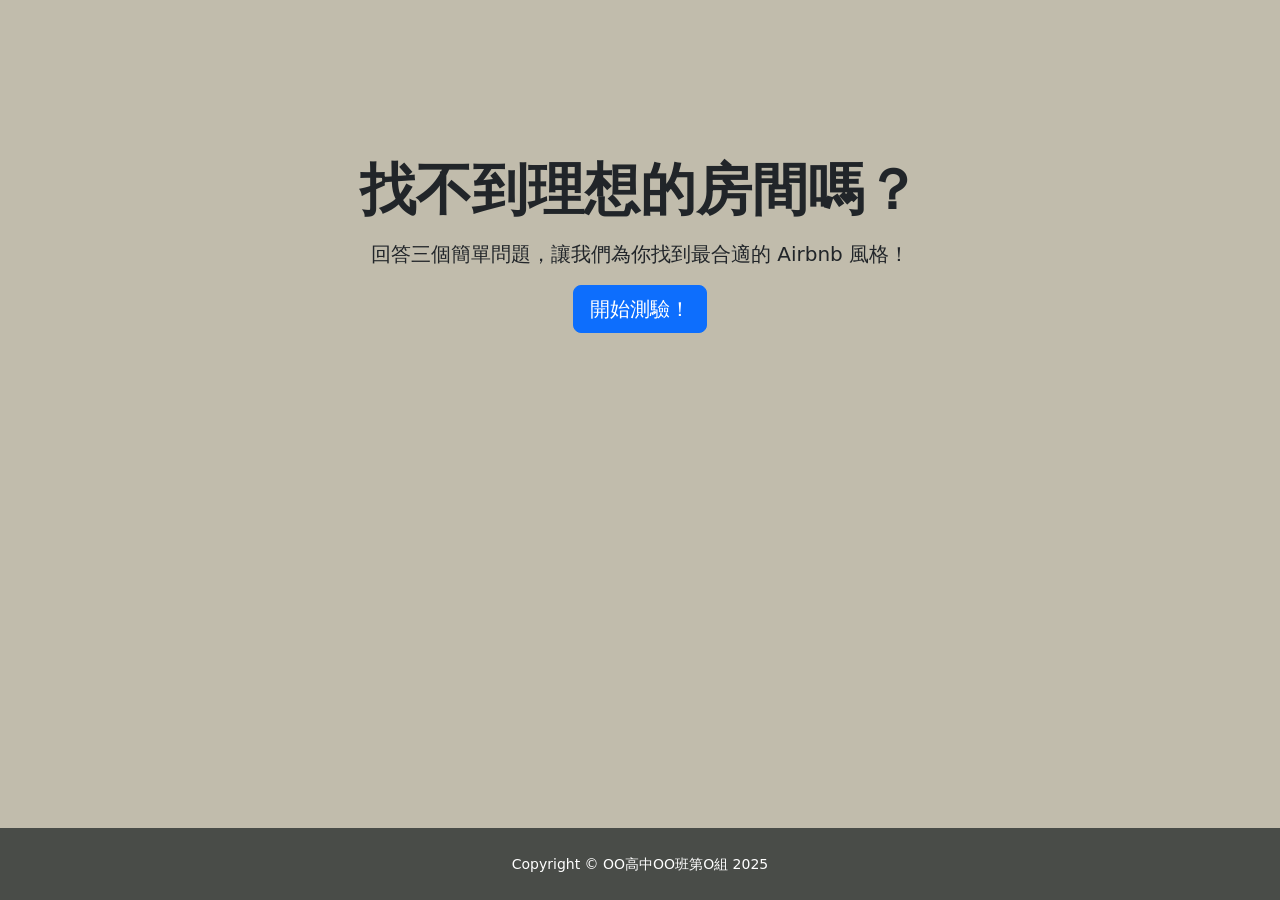
<file: clustering.html>
<!DOCTYPE html>
<html lang="zh-Hant">
<head>
    <meta charset="UTF-8">
    <meta name="viewport" content="width=device-width, initial-scale=1.0">
    <title>Airbnb 房源風格推薦</title>
    
    <!-- Bootstrap 5 CSS -->
    <link href="https://cdn.jsdelivr.net/npm/bootstrap@5.3.3/dist/css/bootstrap.min.css" rel="stylesheet">
    
    <!-- Google Fonts -->
    <link href="https://fonts.googleapis.com/css2?family=Noto+Sans+TC:wght@400;500;700&display=swap" rel="stylesheet">
    
    <!-- Custom CSS -->
    <style>
        /* --- General Styling --- */
        html, body {
            height: 100%;
            margin: 0;
        }

        body {
            padding-top: 56px; /* 為了頂部固定的導航欄預留空間 */
            background-color: #C1BCAC; /* ⭐️請更改整個網頁的背景顏色⭐️ */
            display: flex;
            flex-direction: column;
            min-height: 100vh; /* 讓頁面最少等於視窗高度 */
        }

        main {
            flex: 1; /* 主內容撐開中間空間 */
        }

        /* --- 頁尾樣式 --- */
        .footer-custom {
            background-color: #494c48;
            color: #ffffff;
            text-align: center;
            padding: 1rem 0;
            margin-top: auto; /* ✨關鍵：讓 footer 自動貼到底部 */
        }
        
        .hero-section {
            background:  no-repeat center center;
            background-size: cover;
            padding: 100px 0;
            transition: all 0.5s ease;
        }

        #quiz-section, #result-section {
            animation: fadeIn 0.8s ease-in-out;
        }

        .quiz-question {
            background-color: #fff;
            padding: 20px;
            border-radius: 8px;
            box-shadow: 0 2px 10px rgba(0,0,0,0.05);
        }

        .quiz-question .form-check {
            padding: 10px;
            margin-left: 10px;
        }

        .quiz-question .form-check-label {
            font-size: 1.1rem;
        }

        /* --- Result Card Styles --- */
        .result-card {
            border-width: 2px;
            border-radius: 15px;
            transition: transform 0.3s ease, box-shadow 0.3s ease;
        }

        .result-card:hover {
            transform: translateY(-5px);
            box-shadow: 0 10px 20px rgba(0, 0, 0, 0.1);
        }

        .result-card-header {
            font-size: 1.5rem;
            font-weight: 700;
            color: #fff;
            padding: 15px 20px;
            border-top-left-radius: 13px;
            border-top-right-radius: 13px;
        }

        .badge-custom {
            font-size: 0.9rem;
            padding: 0.5em 0.8em;
        }

        /* Cluster-specific colors */
        .border-cluster-0 { border-color: #bfff00 !important; }
        .header-cluster-0 { background-color: #bfff00; color: #333 !important; }

        .border-cluster-1 { border-color: #00ffff !important; }
        .header-cluster-1 { background-color: #00ffff; color: #333 !important; }

        .border-cluster-2 { border-color: #8A2BE2 !important; }
        .header-cluster-2 { background-color: #8A2BE2; }

        @keyframes fadeIn {
            from { opacity: 0; transform: translateY(20px); }
            to { opacity: 1; transform: translateY(0); }
        }
    </style>
</head>
<body>

    <!-- Header -->
    <header class="hero-section  text-center">
        <div class="container">
            <h1 class="display-4 fw-bold">找不到理想的房間嗎？</h1>
            <p class="lead my-3">回答三個簡單問題，讓我們為你找到最合適的 Airbnb 風格！</p>
            <button id="start-quiz-btn" class="btn btn-primary btn-lg">開始測驗！</button>
        </div>
    </header>

    <!-- Main Content -->
    <main class="container my-5">

        <!-- Quiz Section (Initially Hidden) -->
        <section id="quiz-section" class="d-none">
            <h2 class="text-center mb-5">告訴我們你的旅行偏好</h2>
            <form id="quiz-form" class="col-lg-8 mx-auto">
                <!-- Question 1 -->
                <div class="quiz-question mb-4">
                    <p class="lead fw-bold">1. 這次旅行，你最看重的是什麼？</p>
                    <div class="form-check">
                        <input class="form-check-input" type="radio" name="q1" id="q1a" value="value" required>
                        <label class="form-check-label" for="q1a">高 CP 值和真實的住客好評</label>
                    </div>
                    <div class="form-check">
                        <input class="form-check-input" type="radio" name="q1" id="q1b" value="luxury">
                        <label class="form-check-label" for="q1b">寬敞的空間和高品質的設施</label>
                    </div>
                    <div class="form-check">
                        <input class="form-check-input" type="radio" name="q1" id="q1c" value="budget">
                        <label class="form-check-label" for="q1c">用最少的預算解決住宿問題</label>
                    </div>
                </div>

                <!-- Question 2 -->
                <div class="quiz-question mb-4">
                    <p class="lead fw-bold">2. 你和誰一起旅行？</p>
                    <div class="form-check">
                        <input class="form-check-input" type="radio" name="q2" id="q2a" value="solo_couple" required>
                        <label class="form-check-label" for="q2a">自己或和另一半 (1-2人)</label>
                    </div>
                    <div class="form-check">
                        <input class="form-check-input" type="radio" name="q2" id="q2b" value="family_group">
                        <label class="form-check-label" for="q2b">家人或一群朋友 (3人以上)</label>
                    </div>
                </div>

                <!-- Question 3 -->
                <div class="quiz-question mb-4">
                    <p class="lead fw-bold">3. 你偏好哪種房東風格？</p>
                    <div class="form-check">
                        <input class="form-check-input" type="radio" name="q3" id="q3a" value="personal" required>
                        <label class="form-check-label" for="q3a">熱情好客、能提供在地建議的個人房東</label>
                    </div>
                    <div class="form-check">
                        <input class="form-check-input" type="radio" name="q3" id="q3b" value="professional">
                        <label class="form-check-label" for="q3b">專業管理、入住流程標準化的房東</label>
                    </div>
                     <div class="form-check">
                        <input class="form-check-input" type="radio" name="q3" id="q3c" value="either">
                        <label class="form-check-label" for="q3c">都可以，我不太與房東互動</label>
                    </div>
                </div>
                
                <div class="text-center mt-5">
                    <button type="submit" class="btn btn-success btn-lg">查看我的專屬推薦</button>
                </div>
            </form>
        </section>

        <!-- Result Section (Initially Hidden) -->
        <section id="result-section" class="d-none">
            <div id="result-display" class="mb-5">
                <!-- Recommended profile will be injected here by JS -->
            </div>

            <!-- NEW: Retest Button -->
            <div class="text-center mb-5">
                <button id="retest-btn" class="btn btn-outline-primary btn-lg">重新測驗一次</button>
            </div>

            <h3 class="text-center mt-5 mb-4 border-top pt-5">其他房源風格參考</h3>
            <div id="other-options-display" class="row">
                <!-- Other profiles will be injected here by JS -->
            </div>
        </section>

    </main>

    <!-- 頁尾 -->
    <footer class="py-4 footer-custom">
        <div class="container text-center">
            <!-- ⭐️ 請改成你們的班級和組別 ⭐️ -->
            <small>Copyright © OO高中OO班第O組 2025</small>
        </div>
    </footer>

    <!-- Bootstrap 5 JS Bundle -->
    <script src="https://cdn.jsdelivr.net/npm/bootstrap@5.3.3/dist/js/bootstrap.bundle.min.js"></script>
    
    <!-- Custom JavaScript -->
    <script>
        document.addEventListener('DOMContentLoaded', () => {

            // --- DOM Elements ---
            const startBtn = document.getElementById('start-quiz-btn');
            const heroSection = document.querySelector('.hero-section');
            const quizSection = document.getElementById('quiz-section');
            const resultSection = document.getElementById('result-section');
            const quizForm = document.getElementById('quiz-form');
            const resultDisplay = document.getElementById('result-display');
            const otherOptionsDisplay = document.getElementById('other-options-display');
            const retestBtn = document.getElementById('retest-btn'); // NEW: Get the retest button

            // --- Cluster Data ---
            const clusterData = {
                cluster0: {
                    title: '高 CP 值人氣王',
                    tag: '高CP值人氣房源',
                    borderColor: 'border-cluster-0',
                    headerColor: 'header-cluster-0',
                    description: '你追求的是物超所值的體驗！這類房源價格合理，由用心經營的個人房東提供，因此擁有大量住客好評。非常適合希望深入體驗當地文化、同時兼顧預算和品質的你。',
                    features: ['超高評價', '價格親民', '個人房東', '適合1-2人']
                },
                cluster1: {
                    title: '豪華大空間房源',
                    tag: '豪華/家庭式房源',
                    borderColor: 'border-cluster-1',
                    headerColor: 'header-cluster-1',
                    description: '你和你的旅伴值得最好的！這類房源提供最寬敞的空間和最優質的設施，是家庭旅遊或團體出行的首選。雖然價格最高，但能給你帶來無與倫比的舒適與奢華體驗。',
                    features: ['空間最大', '設施頂級', '適合家庭/團體', '價格較高']
                },
                cluster2: {
                    title: '專業經濟型房源',
                    tag: '專業經濟型房源',
                    borderColor: 'border-cluster-2',
                    headerColor: 'header-cluster-2',
                    description: '對你來說，住宿是旅程的一部分，但不是全部。這類房源由專業團隊管理，提供標準化、乾淨且價格極具競爭力的住宿。雖然互動較少，但能讓你把預算花在更重要的地方。',
                    features: ['價格最低', '專業管理', '入住便捷', '適合預算有限者']
                }
            };

            // --- Event Listeners ---
            startBtn.addEventListener('click', () => {
                heroSection.classList.add('d-none');
                quizSection.classList.remove('d-none');
            });

            quizForm.addEventListener('submit', (e) => {
                e.preventDefault();
                const scores = calculateScores();
                const bestMatch = determineBestMatch(scores);
                displayResults(bestMatch);
                quizSection.classList.add('d-none');
                resultSection.classList.remove('d-none');
                window.scrollTo(0, 0); // Scroll to top to see result
            });

            // NEW: Retest button event listener
            retestBtn.addEventListener('click', () => {
                resetQuiz();
            });

            // --- Functions ---
            
            // NEW: Function to reset the quiz state
            function resetQuiz() {
                // Hide results section and show quiz section
                resultSection.classList.add('d-none');
                quizSection.classList.remove('d-none');

                // Reset the form fields to clear previous selections
                quizForm.reset();

                // Scroll to the top of the quiz for a better user experience
                quizSection.scrollIntoView({ behavior: 'smooth' });
            }

            function calculateScores() {
                const scores = { cluster0: 0, cluster1: 0, cluster2: 0 };
                const formData = new FormData(quizForm);

                // Q1 Logic: Priority
                const q1 = formData.get('q1');
                if (q1 === 'value') scores.cluster0 += 2;
                if (q1 === 'luxury') scores.cluster1 += 2;
                if (q1 === 'budget') scores.cluster2 += 2;

                // Q2 Logic: Group Size
                const q2 = formData.get('q2');
                if (q2 === 'solo_couple') {
                    scores.cluster0 += 1;
                    scores.cluster2 += 1;
                }
                if (q2 === 'family_group') scores.cluster1 += 2;

                // Q3 Logic: Host Style
                const q3 = formData.get('q3');
                if (q3 === 'personal') scores.cluster0 += 2;
                if (q3 === 'professional') scores.cluster2 += 2;
                if (q3 === 'either') {
                    scores.cluster1 += 1;
                    scores.cluster2 += 1;
                }
                
                return scores;
            }

            function determineBestMatch(scores) {
                return Object.keys(scores).reduce((a, b) => scores[a] > scores[b] ? a : b);
            }

            function displayResults(bestMatch) {
                // Clear previous results
                resultDisplay.innerHTML = '';
                otherOptionsDisplay.innerHTML = '';

                // Display best match
                resultDisplay.innerHTML = createCardHTML(clusterData[bestMatch], true);
                
                // Display other options
                for (const clusterKey in clusterData) {
                    if (clusterKey !== bestMatch) {
                        const cardHTML = createCardHTML(clusterData[clusterKey], false);
                        const col = document.createElement('div');
                        col.className = 'col-md-6 mb-4';
                        col.innerHTML = cardHTML;
                        otherOptionsDisplay.appendChild(col);
                    }
                }
            }

            function createCardHTML(data, isBestMatch) {
                const featuresHTML = data.features.map(feature => 
                    `<span class="badge rounded-pill bg-light text-dark me-2 mb-2 p-2">${feature}</span>`
                ).join('');
                
                const mainCardClass = isBestMatch ? 'col-lg-10 mx-auto' : '';

                return `
                    <div class="${mainCardClass}">
                        <div class="card h-100 shadow-sm result-card ${data.borderColor}">
                            <div class="card-header ${data.headerColor} text-center result-card-header">
                                ${data.title}
                            </div>
                            <div class="card-body p-4">
                                <h5 class="card-title text-muted mb-3">${data.tag}</h5>
                                <p class="card-text">${data.description}</p>
                                <hr>
                                <h6 class="fw-bold">主要特色：</h6>
                                <div>${featuresHTML}</div>
                            </div>
                        </div>
                    </div>
                `;
            }
        });
    </script>

</body>
</html>
</file>
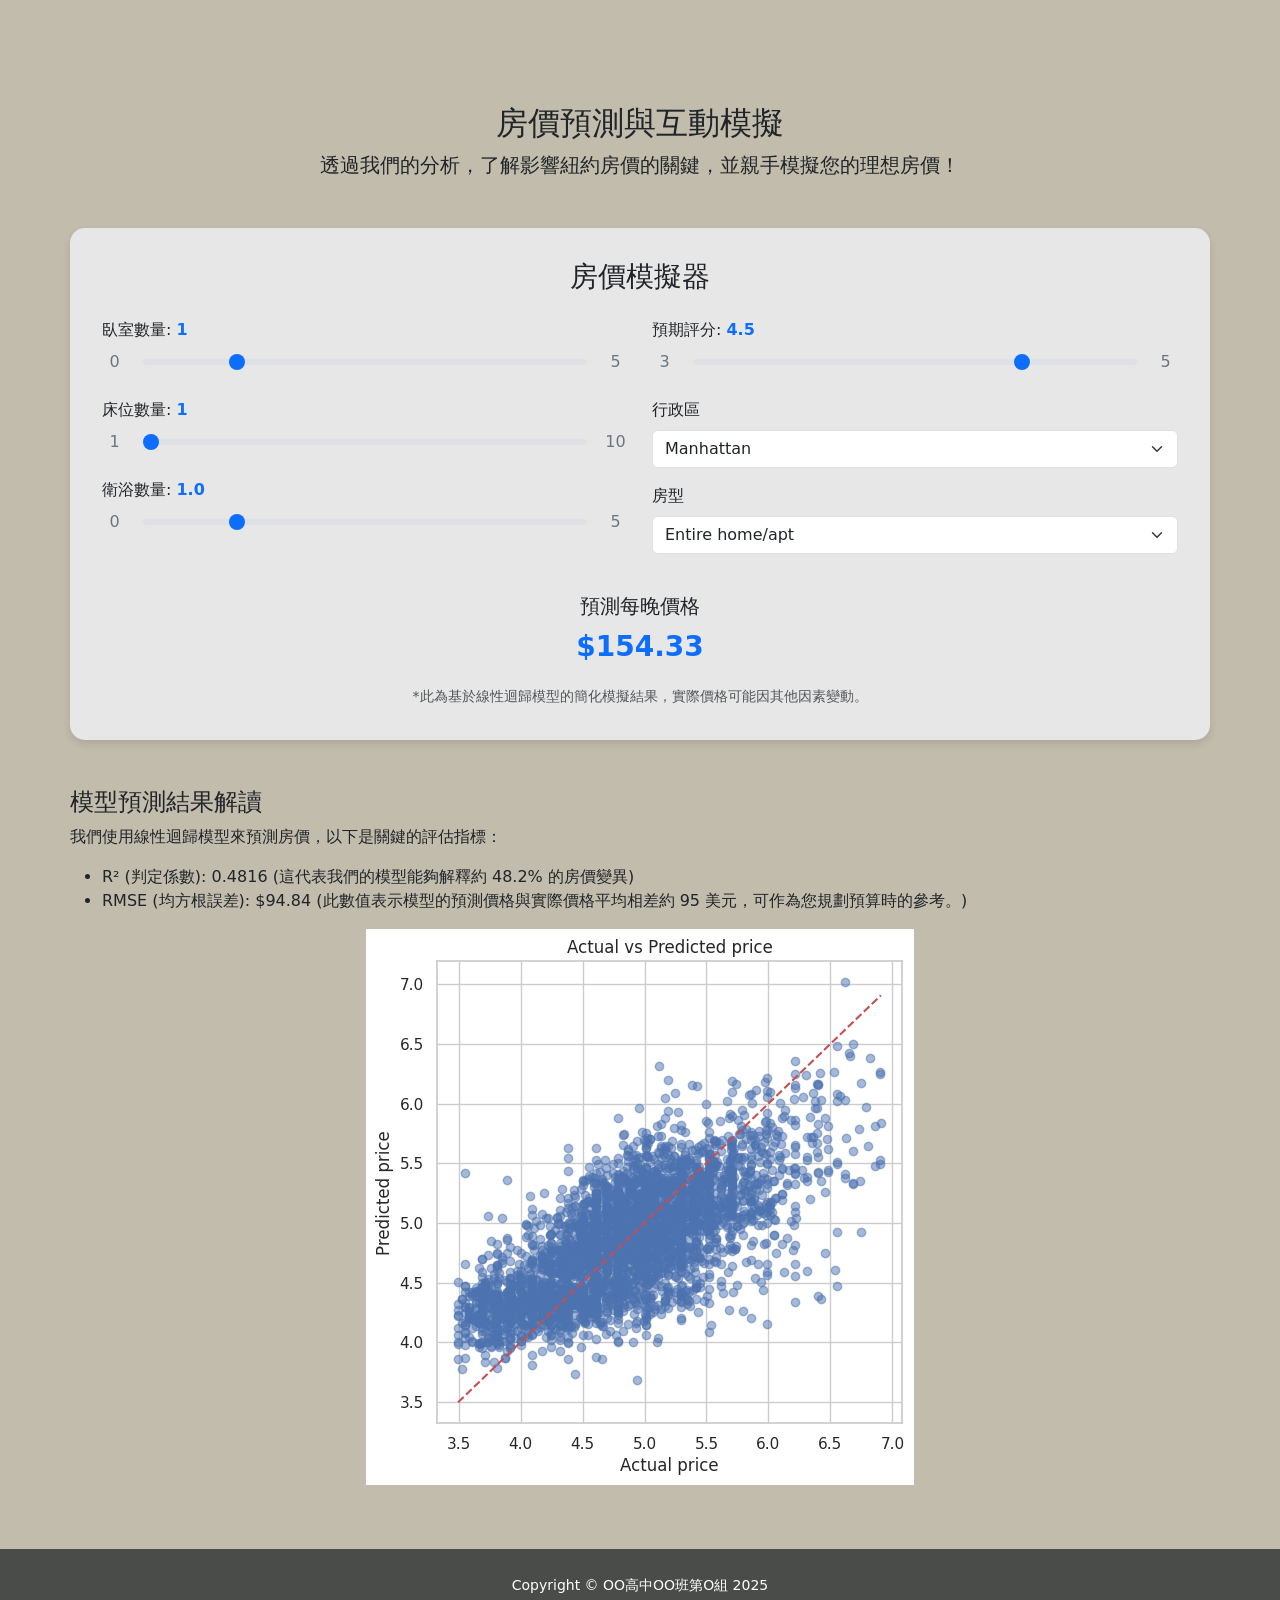
<file: prediction.html>
<!DOCTYPE html>
<html lang="zh-TW">
<head>
    <meta charset="UTF-8">
    <meta name="viewport" content="width=device-width, initial-scale=1.0">
    <title>房價預測分析 - 紐約 Airbnb</title>
    <!-- 引入 Bootstrap 5 的 CSS 樣式表，用於美化網頁介面 -->
    <link href="css/bootstrap.min.css" rel="stylesheet">
    <link href="style.css" rel="stylesheet">
    <style>
        body {
            padding-top: 56px; /* 為了頂部固定的導航欄預留空間 */
            background-color: #C1BCAC; /* ⭐️請更改整個網頁的背景顏色⭐️ */
        }
    </style>
</head>
<body>
    <!-- 主要內容區塊 -->
    <div class="container content-section pt-5">
        <div class="text-center mb-5">
            <h2>房價預測與互動模擬</h2>
            <p class="lead">透過我們的分析，了解影響紐約房價的關鍵，並親手模擬您的理想房價！</p>
        </div>

        <!-- 互動模擬器區塊 -->
        <div class="simulator mb-5">
            <h3 class="text-center mb-4">房價模擬器</h3>
            <div class="row">
                <!-- 左半邊的控制項 -->
                <div class="col-md-6">
                    <!-- 臥室數量滑桿 -->
                    <!-- mb-4：Bootstrap 間距工具，代表下方留白 1.5rem (24px 左右) -->
                    <div class="mb-4">
                        <!-- 1. label：滑桿的標籤文字。 
                             2. for="bedrooms"：對應到下面滑桿的 id，<label> 和 id 會形成一個「配對關係」，這樣使用者點擊「臥室數量」這個文字的時候，瀏覽器就會自動把焦點移到對應的滑桿上。 
                             3. class="form-label"：Bootstrap 的表單標籤樣式。-->
                        <!-- 1. span：內嵌文字。 2. id="bedrooms-value"：讓 JS 可以找到這個數字並更新。 3. text-primary：藍色文字。  4. fw-bold：粗體字。 -->
                        <label for="bedrooms" class="form-label">臥室數量: <span id="bedrooms-value" class="text-primary fw-bold">1</span></label>
                        <!--包住滑桿和左右數字的容器，方便排版-->
                        <div class="slider-container">
                            <!--左邊的數字標籤，表示範圍的最小值與-->
                            <span class="range-label">0</span>
                            <!-- 
                                1. type="range"：滑桿 
                                2. class="form-range"：套用 Bootstrap 的滑桿樣式 
                                3. id="bedrooms"：唯一名稱，給 <label> 和 JS 使用 
                                4. min="0"：設定最小值 
                                5. max="5"：設定最大值 
                                6. value="1"：初始數字 
                                7. oninput="updateValues()"：表示每次滑動這個滑桿，都會呼叫javascript中的 updateValues 函數來更新預測價格 
                            -->
                            <input type="range" class="form-range" id="bedrooms" min="0" max="5" value="1" oninput="updateValues()">
                            <!--右邊的數字標籤，表示範圍的最大值-->
                            <span class="range-label">5</span>
                        </div>
                    </div>
                    <!-- 床位數量滑桿 -->
                    <div class="mb-4">
                        <label for="beds" class="form-label">床位數量: <span id="beds-value" class="text-primary fw-bold">1</span></label>
                        <div class="slider-container">
                            <span class="range-label">1</span>
                            <input type="range" class="form-range" id="beds" min="1" max="10" value="1" oninput="updateValues()">
                            <span class="range-label">10</span>
                        </div>
                    </div>
                     <!-- 衛浴數量滑桿 -->
                    <div class="mb-4">
                        <label for="baths" class="form-label">衛浴數量: <span id="baths-value" class="text-primary fw-bold">1.0</span></label>
                        <div class="slider-container">
                             <span class="range-label">0</span>
                            <input type="range" class="form-range" id="baths" min="0" max="5"  value="1" oninput="updateValues()">
                             <span class="range-label">5</span>
                        </div>
                    </div>
                </div>
                
                <!-- 右半邊的控制項 -->
                <div class="col-md-6">
                    <!-- 預期評分滑桿 -->
                     <div class="mb-4">
                        <label for="rating" class="form-label">預期評分: <span id="rating-value" class="text-primary fw-bold">4.5</span></label>
                         <div class="slider-container">
                            <span class="range-label">3</span>
                            <input type="range" class="form-range" id="rating" min="3" max="5" step="0.1" value="4.5" oninput="updateValues()">
                            <span class="range-label">5</span>
                        </div>
                    </div>
                    <!-- 行政區下拉選單 -->
                    <!-- 外框：mb-3 代表下方留 1rem 間距 -->
                    <div class="mb-3">
                        <!-- 1. label：欄位名稱。 2. for 對應到 select 的 id -->
                        <label for="neighbourhood_group" class="form-label">行政區</label>
                        <!-- 1. class="form-select" ：Bootstrap 的下拉選單樣式
                             2. id="neighbourhood_group"：唯一名稱，給 <label> 和 JS 使用 
                             3. onchange="updateValues()" 表示每次變更選項，都會呼叫javascript中的 updateValues 函數 -->
                        <select class="form-select" id="neighbourhood_group" onchange="updateValues()">
                            <!-- 
                                1. <option> ：下拉選單裡的一個「選項
                                2. value：這裡的 value 不是類別名稱，而是從 Python 模型中得到的「One-Hot 編碼」後對應的係數
                                          例如，選擇 Manhattan，在計算時就會直接加上 0.3369 這個值
                                          這些係數代表了不同行政區相對於基準區對「對數價格」的影響程度
                                3. selected：一打開網頁，這個選項會「先被選中」
                            -->
                            <option value="-0.1573">Bronx</option>
                            <option value="0.0674">Brooklyn</option>
                            <option value="0.3369" selected>Manhattan</option>
                            <option value="-0.0938">Queens</option>
                            <option value="-0.1532">Staten Island</option>
                        </select>
                    </div>
                    <!-- 房型下拉選單 -->
                    <div class="mb-3">
                        <label for="room_type" class="form-label">房型</label>
                        <select class="form-select" id="room_type" onchange="updateValues()">
                            <!-- 同樣地，這裡的 value 是從 Python 模型得到的 One-Hot 編碼特徵的係數 -->
                            <option value="0.2193" selected>Entire home/apt</option>
                            <option value="0.2805">Hotel room</option>
                            <option value="-0.2217">Private room</option>
                            <option value="-0.2781">Shared room</option>
                        </select>
                    </div>
                </div>
            </div>
            <!-- 價格顯示區 -->
            <div class="text-center mt-4">
                <h5>預測每晚價格</h5>
                <!-- 預測價格會由 JavaScript 計算後填入這裡 -->
                <p id="predicted-price">$0.00</p>
                <small class="text-muted">*此為基於線性迴歸模型的簡化模擬結果，實際價格可能因其他因素變動。</small>
            </div>
        </div>

        <!-- 靜態分析結果區塊 -->
        <div >
            <div>
                <h4>模型預測結果解讀</h4>
                <p>我們使用線性迴歸模型來預測房價，以下是關鍵的評估指標：</p>
                <ul>
                    <!-- 
                        R² 和 RMSE 的值，都是從 Python 筆記本 `p_Linear_Regression.ipynb` 的模型評估結果中直接複製過來的靜態數據。
                    -->
                    <li>R² (判定係數): 0.4816 (這代表我們的模型能夠解釋約 48.2% 的房價變異)</li>
                    <li>RMSE (均方根誤差): $94.84 (此數值表示模型的預測價格與實際價格平均相差約 95 美元，可作為您規劃預算時的參考。)</li>
                </ul>
            </div>
            <div class="text-center">
                <!-- 
                    這張圖片 `lr.png` 是在 Python 筆記本中繪製「實際價格 vs. 預測價格散佈圖」後儲存下來的圖片。
                    網頁直接引用這張靜態圖片來展示模型的預測效果。
                -->
                <img src="image/lr.png" class="img-fluid" alt="預測價格與實際價格散佈圖">
            </div>
        </div>
    </div>

    
    <!-- JavaScript 程式碼區塊 -->
    <script>
        // 這個 `coefficients` 物件儲存了從 Python 線性迴歸模型訓練結果中得到的「截距」和各「數值特徵的係數」
        // 這些數字是整個預測模型的核心
        const coefficients = {
            intercept: 2.9784,   // 截距 (Intercept)
            bedrooms: 0.1491,    // 'bedrooms' 特徵的係數
            beds: 0.1070,        // 'beds' 特徵的係數
            baths: 0.0757,       // 'baths' 特徵的係數
            rating: 0.2606,      // 'rating' 特徵的係數
        };

        // 這個函數負責更新滑桿旁邊顯示的數值，並呼叫 calculatePrice() 來重新計算價格。
        function updateValues() {
            // 從 HTML 元件中讀取使用者設定的值，並更新顯示在 label 上的文字
                // textContent 用來設定或取得 HTML 元素裡的文字
                // .value：代表「輸入框 / 下拉選單」裡的值
                // parseFloat：把文字（字串）變成小數數字，因為從網頁 <input> 讀到的值都是字串，所以要轉換成「數字」才能計算
                // toFixed(1)：把數字「固定到小數點後 1 位」，會自動四捨五入
            document.getElementById('bedrooms-value').textContent = document.getElementById('bedrooms').value;
            document.getElementById('beds-value').textContent = document.getElementById('beds').value;
            document.getElementById('baths-value').textContent = parseFloat(document.getElementById('baths').value).toFixed(1);
            document.getElementById('rating-value').textContent = parseFloat(document.getElementById('rating').value).toFixed(1);
            
            // 呼叫價格計算函數
            calculatePrice();
        }

        // 這是模擬器的核心計算函數
        function calculatePrice() {
            // 從各個 HTML 輸入元件（滑桿、下拉選單）獲取使用者選擇的值
            const bedrooms = parseFloat(document.getElementById('bedrooms').value);
            const beds = parseFloat(document.getElementById('beds').value);
            const baths = parseFloat(document.getElementById('baths').value);
            const rating = parseFloat(document.getElementById('rating').value);
            const neighbourhood_group = parseFloat(document.getElementById('neighbourhood_group').value);
            const room_type = parseFloat(document.getElementById('room_type').value);

            // 應用線性迴歸公式計算「對數價格 (log_price)」
            // log_price = 截距 + 特徵1 × 特徵1的係數 + 特徵2 × 特徵2的係數 + ... + one-hot類別的係數 
            // 注意：對於下拉選單，我們直接使用選項的 value (也就是係數本身)，因為它們代表的是 One-Hot 編碼後的虛擬變數
            let log_price = coefficients.intercept +
                            (bedrooms * coefficients.bedrooms) +
                            (beds * coefficients.beds) +
                            (baths * coefficients.baths) +
                            (rating * coefficients.rating) +
                            neighbourhood_group + // 直接加上該行政區的係數
                            room_type;            // 直接加上該房型的係數
            
            // 3. 將預測出的「對數價格」還原成「實際價格」
            // 因為 Python 模型預測的是 np.log(price)，所以這裡要用指數函數 Math.exp() 把它反轉回來。
            const predicted_price = Math.exp(log_price);

            // 4. 將計算出的價格格式化後，更新到網頁上顯示
            document.getElementById('predicted-price').textContent = `$${predicted_price.toFixed(2)}`;
        }

        // 當網頁內容完全載入後，執行一次 `updateValues` 函數，以顯示初始的預測價格。
        document.addEventListener('DOMContentLoaded', updateValues);
    </script>
    <!-- 引入 Bootstrap 的 JavaScript 功能 (必須放在 </body> 前) -->
    <script src="js/bootstrap.bundle.min.js"></script>

    <!-- 頁尾 -->
    <footer class="py-4 footer-custom">
        <div class="container text-center">
            <!-- ⭐️ 請改成你們的班級和組別 ⭐️ -->
            <small>Copyright © OO高中OO班第O組 2025</small>
        </div>
    </footer>
</body>
</html>
</file>
<file: style.css>
/* --- 導覽列樣式 --- */
.navbar-custom {
    background-color:#494c48 ; /* ⭐️ 導覽列背景色 ⭐️ */
}
/* 選取導覽列中的「品牌名稱」和「導覽連結」 */
.navbar-custom .navbar-brand,
.navbar-custom .nav-link {
    color: #ffffff; /* ❗ 導覽列文字顏色 ❗ */
}

/* --- 頁尾樣式 --- */
.footer-custom {
    background-color: #494c48; /* ⭐️ 頁尾背景色 ⭐️ */
    color: #ffffff;           /* ❗ 頁尾文字顏色 ❗ */
}

.homeimage {
    position: relative; /* 確保偽元素定位正確 */
    background-image: linear-gradient(rgba(0, 0, 0, 0.5), rgba(0, 0, 0, 0.5)), url('image/bg.jpg');
    background-size: cover;
    background-position: center;
    background-attachment: fixed; /* --- 新增此屬性以產生滾動效果 --- */
    color: white;
    /* --- 調整 padding-top，將導覽列高度(56px)也算進去 --- */
    padding: calc(8rem + 56px) 0 8rem 0;
    text-shadow: 2px 2px 4px rgba(0,0,0,0.6);
}


.feature-icon {
    font-size: 3rem;
    color: #0d6efd;
}

/* --- 整體頁面佈局 (僅作用於 index.html) --- */
#page-container {
  display: flex;
  flex-direction: column;
  min-height: 100vh; /* 設定最小高度為整個視窗高度 */
}
/* 讓 iframe 自動填滿剩餘空間 */
#content-frame {
  flex-grow: 1; /* 佔用所有可用的垂直空間 */
  border: none;
  width: 100%;
  display: block;
}


/* --- prediction.html的樣式設定 --- */

.content-section { padding: 4rem 0; }

/* --- 模擬器區塊的樣式 --- */
.simulator {
    background-color: #e7e7e7; /* 背景色 */
    border-radius: 15px;      /* 圓角 */
    padding: 2rem;            /* 內邊距 */
    box-shadow: 0 4px 8px rgba(0,0,0,0.1); /* 陰影效果 */
}

/* --- 預測價格顯示的文字樣式 --- */
#predicted-price {
    font-size: 28px;   /* 字體大小 */
    font-weight: bold;   /* 字體粗細 */
    color: #0d6efd;      /* 字體顏色 */
}

/* --- 滑桿(Slider)樣式優化 --- */
.slider-container {
    display: flex;         /* 使用 Flexbox 佈局 */
    align-items: center;   /* 垂直置中 */
    gap: 1rem;             /* 元件間距 */
}
.form-range {
    flex-grow: 1;
    -webkit-appearance: none; /* 隱藏 WebKit 瀏覽器的原生滑桿樣式 */
    appearance: none;         /* 隱藏標準的原生滑桿樣式 */
    background-color: transparent; /* 隱藏原生軌道背景 */
    cursor: pointer;          /* 鼠標樣式為指針 */
}
/* --- Chrome, Safari, Edge 瀏覽器的滑桿軌道樣式 --- */
.form-range::-webkit-slider-runnable-track {
    height: 6px;           /* 軌道高度 */
    background: #dee2e6;   /* 軌道顏色 */
    border-radius: 3px;    /* 軌道圓角 */
}
/* --- Firefox 瀏覽器的滑桿軌道樣式 --- */
.form-range::-moz-range-track {
    height: 6px;
    background: #dee2e6;
    border-radius: 3px;
}

/* --- 控制點 (Thumb) 樣式 --- */
.form-range::-webkit-slider-thumb {
    -webkit-appearance: none; /* 必須設置才能自訂樣式 */
    margin-top: -5px; /* 垂直置中控制點 */
}

/* --- 拖曳時的互動效果 --- */
.form-range:active::-webkit-slider-thumb {
    transform: scale(1.2); /* 放大控制點 */
    box-shadow: 0 0 10px rgba(13, 110, 253, 0.4); /* 增加陰影 */
}
.form-range:active::-moz-range-thumb {
    box-shadow: 0 0 10px rgba(13, 110, 253, 0.4);
}
.range-label {
    font-weight: 500;
    color: #6c757d;
    min-width: 25px; /* 給予數字標籤固定寬度，避免滑動時跳動 */
    text-align: center;
}
</file>
